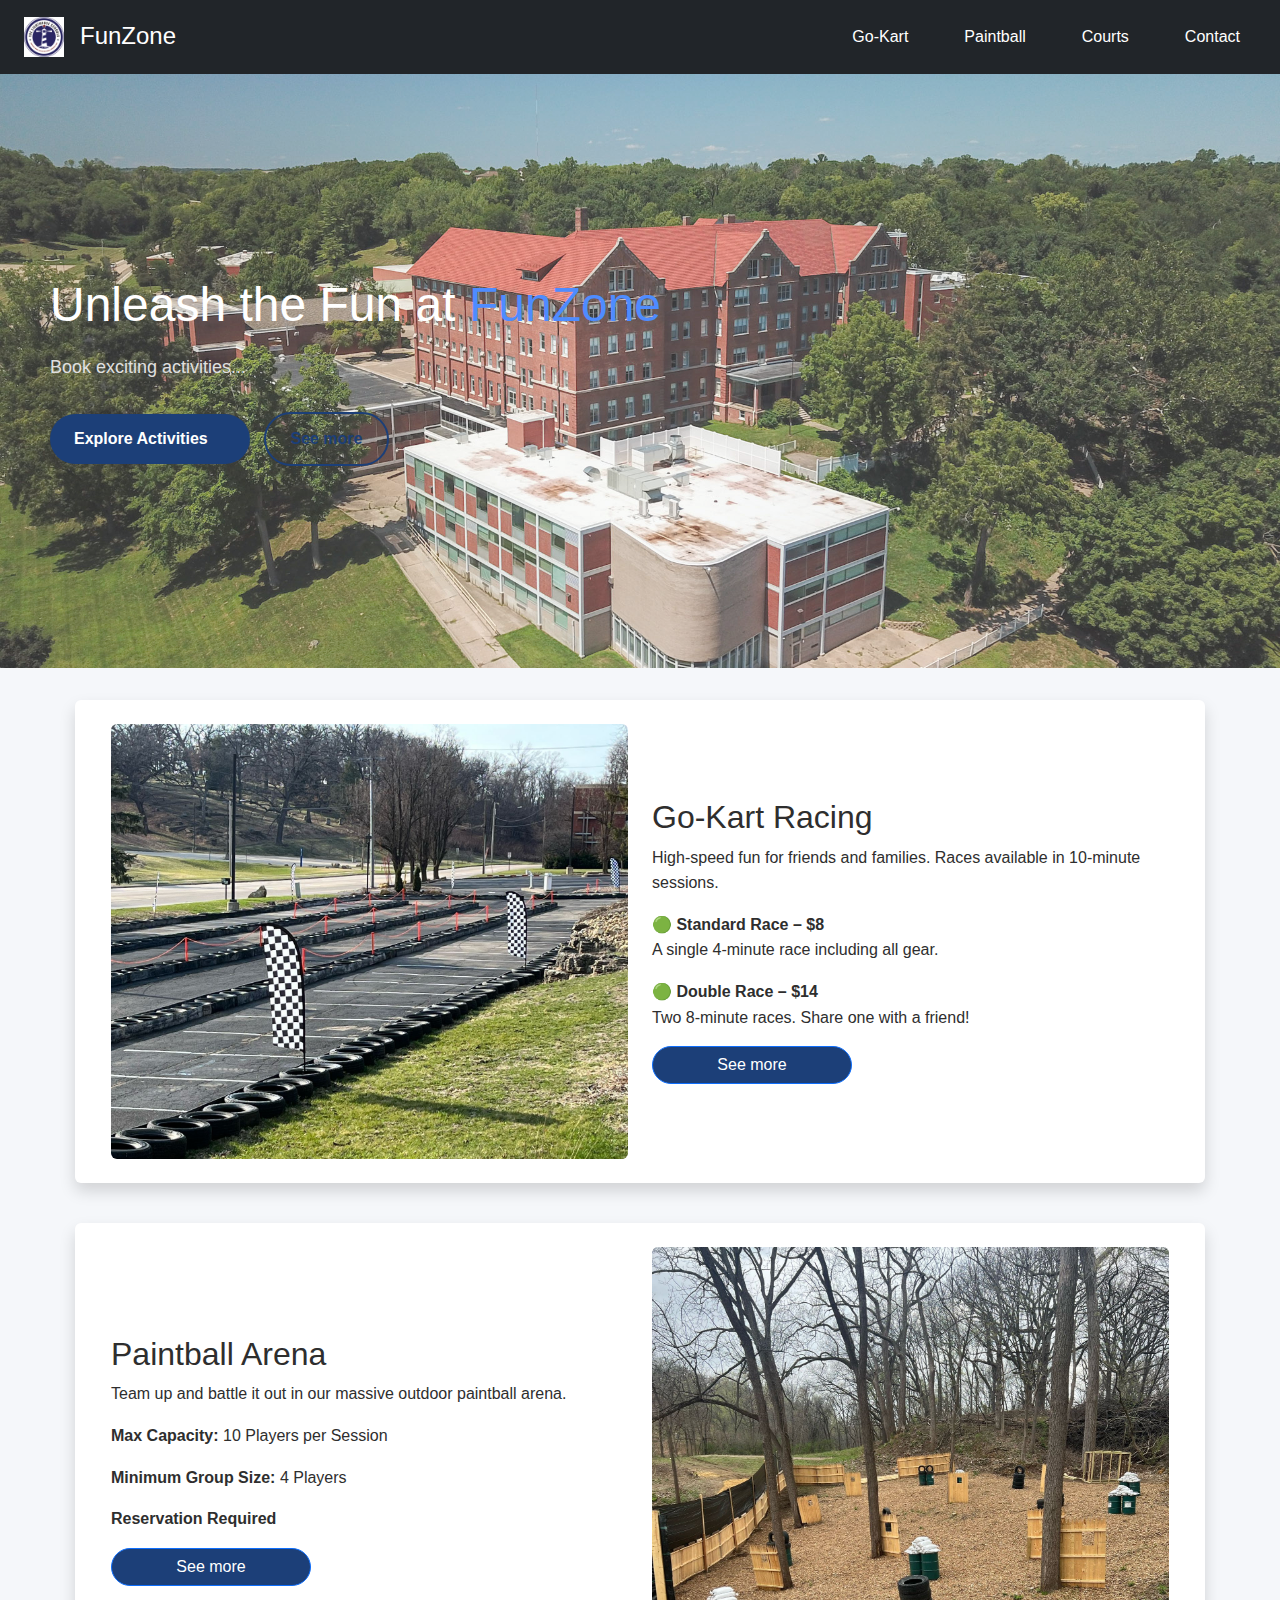
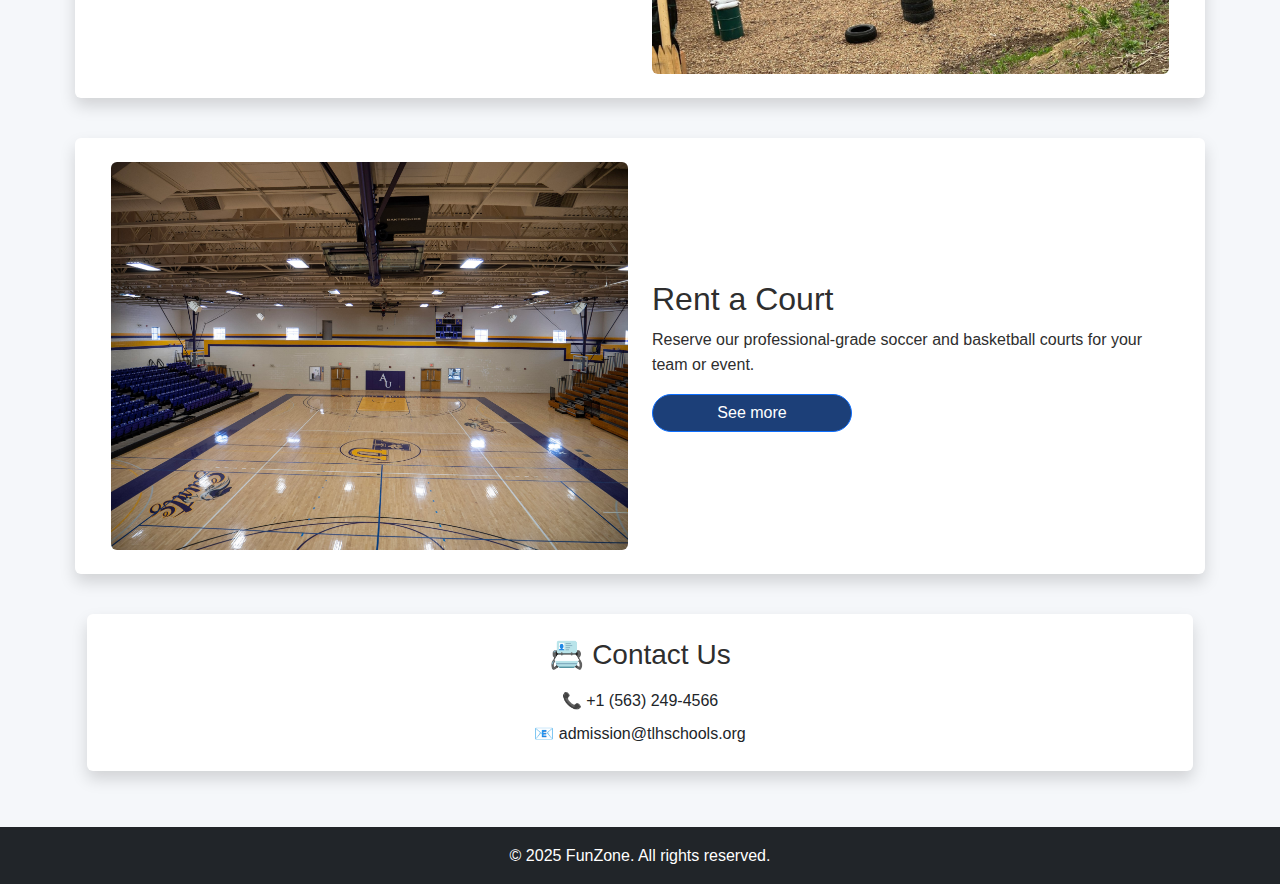
<file: index.html>
<!DOCTYPE html>
<html lang="en">
<head>
  <meta charset="UTF-8" />
  <meta name="viewport" content="width=device-width, initial-scale=1" />
  <title>FunZone Sports & Activities</title>
  <link href="https://cdn.jsdelivr.net/npm/bootstrap@5.3.3/dist/css/bootstrap.min.css" rel="stylesheet">
  <link rel="stylesheet" href="styles.css">
</head>
<body>
  <header class="bg-dark text-white py-3 px-4 d-flex justify-content-between align-items-center">
    <div class="d-flex align-items-center gap-3">
      <img src="assets/icon.jpg" alt="FunTLH Logo" width="40" height="40">
      <h1 class="h4 m-0">FunZone</h1>
    </div>
    <nav>
      <button class="navbar-toggler d-md-none" type="button" onclick="toggleMenu()">
        <span class="navbar-toggler-icon"></span>
      </button>
      <ul class="nav d-none d-md-flex" id="nav-links">
        <li class="nav-item"><a class="nav-link text-white" href="#gokart">Go-Kart</a></li>
        <li class="nav-item"><a class="nav-link text-white" href="#paintball">Paintball</a></li>
        <li class="nav-item"><a class="nav-link text-white" href="#courts">Courts</a></li>
        <li class="nav-item"><a class="nav-link text-white" href="#contact">Contact</a></li>
      </ul>
    </nav>
  </header>
  <section class="hero-section ">
  <div class="hero-container">
    <div class="hero-text">
      <h1>Unleash the Fun at <span class="highlight">FunZone</span></h1>
      <p>Book exciting activities...</p>
      <div class="hero-buttons">
        <a href="#activities" class="btn-primary">Explore Activities</a>
        <a href="#book" class="btn-secondary">See more</a>
      </div>
    </div>
  </div>
</section>

  <main class="container my-4">
    <section id="gokart" class="mb-4">
      <div class="row bg-white shadow rounded p-4 align-items-center">
        <div class="col-md-6">
          <img src="assets/gokarting.jpg" alt="Go-Kart Racing" class="img-fluid rounded">
        </div>
        <div class="col-md-6">
          <h2>Go-Kart Racing</h2>
          <p>High-speed fun for friends and families. Races available in 10-minute sessions.</p>
          <p><strong>🟢 Standard Race – $8</strong><br>A single 4-minute race including all gear.</p>
          <p><strong>🟢 Double Race – $14</strong><br>Two 8-minute races. Share one with a friend!</p>
          <button class="btn btn-primary" onclick="bookNow('Go-Kart')">See more</button>
        </div>
      </div>
    </section>

    <section id="paintball" class="mb-4">
      <div class="row bg-white shadow rounded p-4 align-items-center">
        <div class="col-md-6 order-md-2">
          <img src="assets/paintball-field.jpg" alt="Paintball Arena" class="img-fluid rounded">
        </div>
        <div class="col-md-6">
          <h2>Paintball Arena</h2>
          <p>Team up and battle it out in our massive outdoor paintball arena.</p>
          <p><strong>Max Capacity:</strong> 10 Players per Session</p>
          <p><strong>Minimum Group Size:</strong> 4 Players</p>  
          <p><strong>Reservation Required</strong></p>
          <button class="btn btn-primary" onclick="bookNow('Paintball')">See more</button>
        </div>
      </div>
    </section>

    <section id="courts" class="mb-4">
      <div class="row bg-white shadow rounded p-4 align-items-center">
        <div class="col-md-6">
          <img src="assets/gym1.jpeg" alt="Basketball Court" class="img-fluid rounded">
        </div>
        <div class="col-md-6">
          <h2>Rent a Court</h2>
          <p>Reserve our professional-grade soccer and basketball courts for your team or event.</p>
          <button class="btn btn-primary" onclick="bookNow('Court Rental')">See more</button>
        </div>
      </div>
    </section>

    <section id="contact" class="mb-5">
      <div class="bg-white shadow rounded p-4 text-center">
        <h3 class="mb-3">📇 Contact Us</h3>
        <div class="d-flex flex-column gap-2">
          <a href="tel:+15632494566" class="text-decoration-none text-dark"><span>📞</span> +1 (563) 249-4566</a>
          <a href="mailto:admission@tlhschools.org" class="text-decoration-none text-dark"><span>📧</span> admission@tlhschools.org</a>
        </div>
      </div>
    </section>
  </main>

  <footer class="bg-dark text-white text-center py-3">
    &copy; 2025 FunZone. All rights reserved.
  </footer>

  <script src="script.js"></script>
  <script src="https://cdn.jsdelivr.net/npm/bootstrap@5.3.3/dist/js/bootstrap.bundle.min.js"></script>
</body>
</html>
</file>
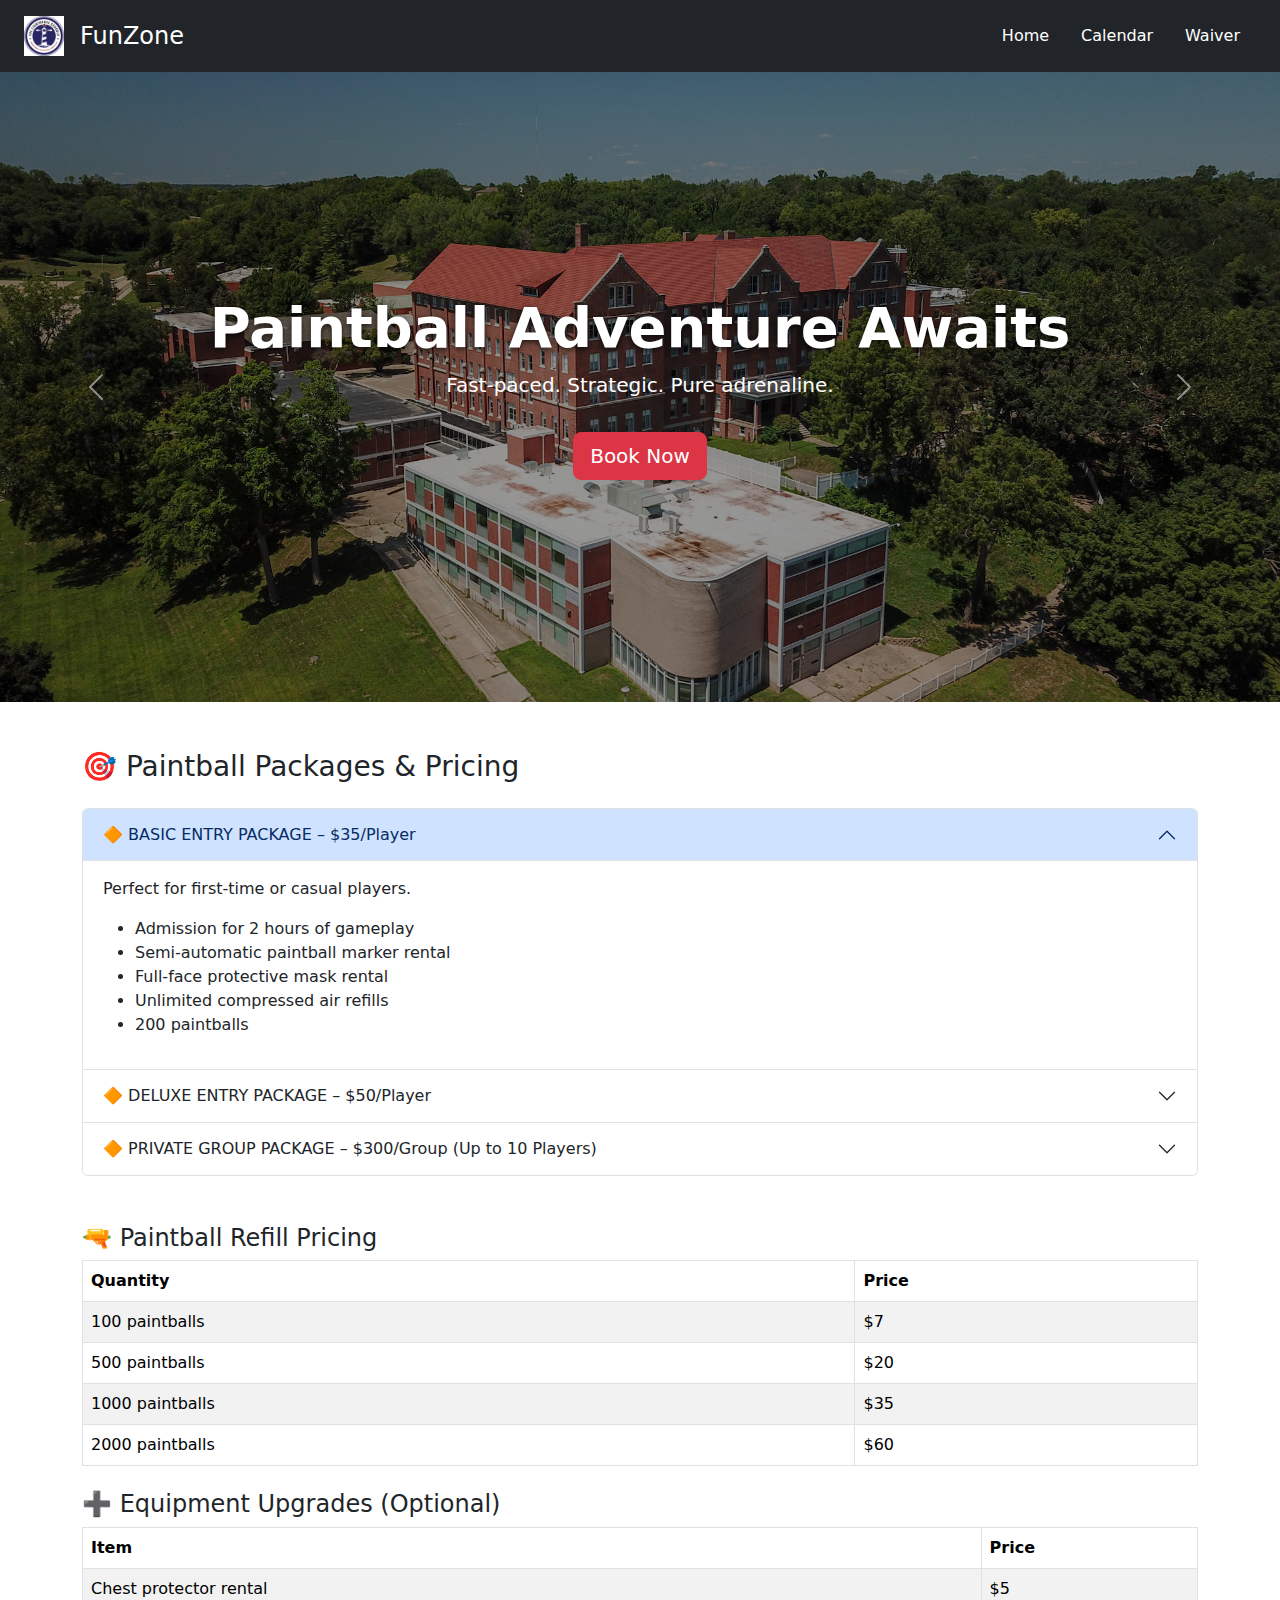
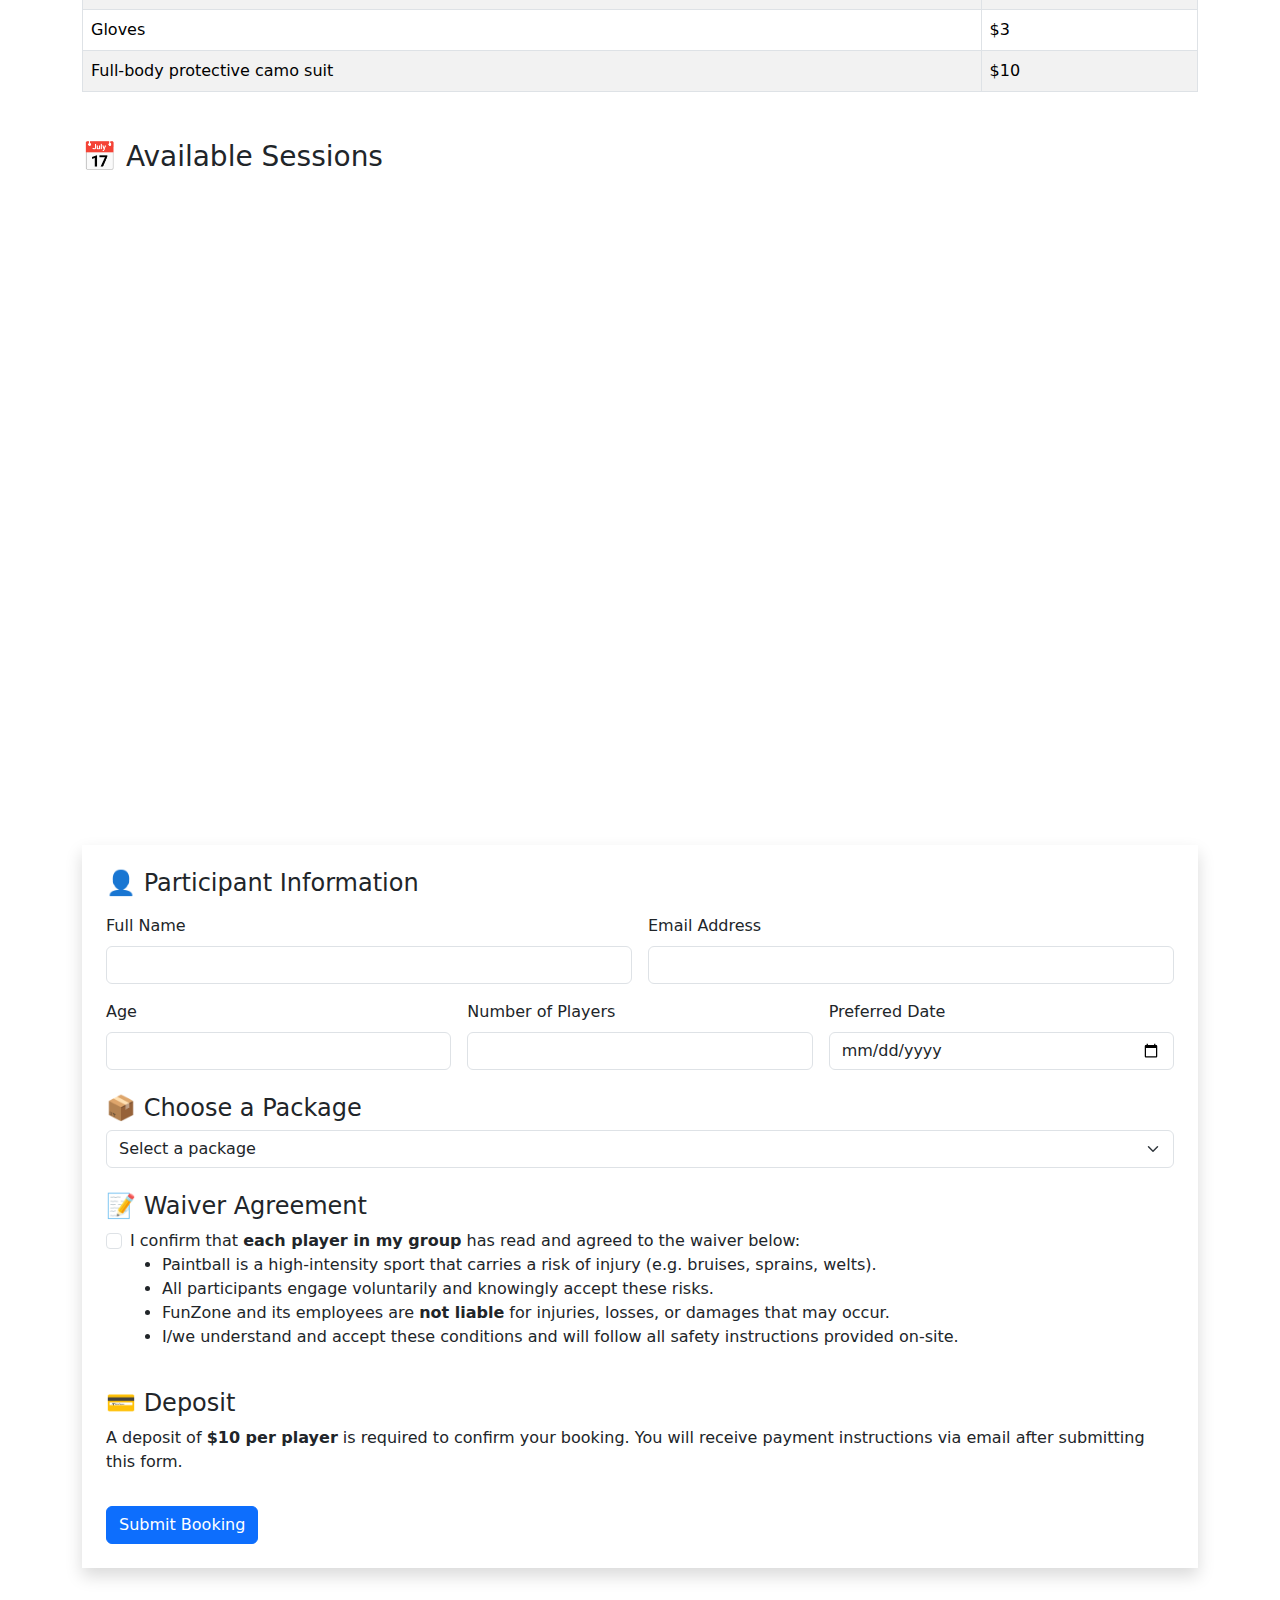
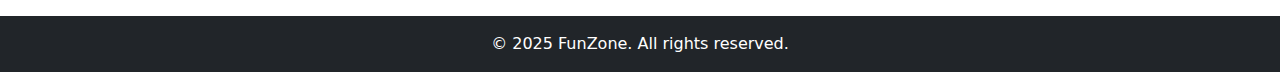
<file: paintball.html>
<!DOCTYPE html>
<html lang="en">
<head>
  <meta charset="UTF-8" />
  <meta name="viewport" content="width=device-width, initial-scale=1" />
  <title>Paintball | FunZone</title>
  <link href="https://cdn.jsdelivr.net/npm/bootstrap@5.3.3/dist/css/bootstrap.min.css" rel="stylesheet">
  <link rel="stylesheet" href="paintball-style.css">
   
</head>
<body>
  <!-- nav bar -->
  <header class="bg-dark text-white py-3 px-4 d-flex justify-content-between align-items-center">
    <div class="d-flex align-items-center gap-3">
      <img src="assets/icon.jpg" alt="FunZone Logo" width="40" height="40">
      <h1 class="h4 m-0">FunZone</h1>
    </div>
    <nav>
      <ul class="nav d-none d-md-flex" id="nav-links">
        <li class="nav-item"><a class="nav-link text-white" href="index.html">Home</a></li>
        <li class="nav-item"><a class="nav-link text-white" href="#calendar">Calendar</a></li>
        <li class="nav-item"><a class="nav-link text-white" href="#waiver">Waiver</a></li>
      </ul>
    </nav>
  </header>
  

  <!-- hero section -->
  <section id="paintballHero">
  <div id="heroCarousel" class="carousel slide carousel-fade d-flex justify-content-between" data-bs-ride="carousel">
    <div class="carousel-inner">

      <div class="carousel-item active bg-cover" style="background-image: url('assets/camping2.jpeg');">
        <div class="carousel-caption d-flex flex-column justify-content-center align-items-center h-100">
          <h1 class="display-4 fw-bold">Paintball Adventure Awaits</h1>
          <p class="lead">Fast-paced. Strategic. Pure adrenaline.</p>
          <a href="#bookingForm" class="btn btn-danger btn-lg mt-3">Book Now</a>
        </div>
      </div>

      <div class="carousel-item bg-cover" style="background-image: url('assets/paintball-field.jpg');">
        <div class="carousel-caption d-flex flex-column justify-content-center align-items-center h-100">
          <h1 class="display-4 fw-bold">Outdoor Arena Battles</h1>
          <p class="lead">Built for teams, friends, and thrill-seekers.</p>
          <a href="#bookingForm" class="btn btn-danger btn-lg mt-3">Reserve Now</a>
        </div>
      </div>

      <div class="carousel-item bg-cover" style="background-image: url('assets/gym1.jpeg');">
        <div class="carousel-caption d-flex flex-column justify-content-center align-items-center h-100">
          <h1 class="display-4 fw-bold">Gear Up and Dominate</h1>
          <p class="lead">High-energy paintball action for all ages.</p>
          <a href="#bookingForm" class="btn btn-danger btn-lg mt-3">Join the Action</a>
        </div>
      </div>

      <div class="carousel-item bg-cover" style="background-image: url('assets/gym5.jpeg');">
        <div class="carousel-caption d-flex flex-column justify-content-center align-items-center h-100">
          <h1 class="display-4 fw-bold">Your Squad vs. the World</h1>
          <p class="lead">Book private sessions for birthdays & events.</p>
          <a href="#bookingForm" class="btn btn-danger btn-lg mt-3">Let's Go!</a>
        </div>
      </div>

    </div>

    <!-- Controls -->
    <button class="carousel-control-prev" type="button" data-bs-target="#heroCarousel" data-bs-slide="prev">
      <span class="carousel-control-prev-icon"></span>
    </button>
    <button class="carousel-control-next" type="button" data-bs-target="#heroCarousel" data-bs-slide="next">
      <span class="carousel-control-next-icon"></span>
    </button>
  </div>
</section>



  <main class="container my-5">
    <!-- <section class="row bg-white shadow rounded p-4 align-items-center">
      <div class="col-md-6 order-md-2">
        <img src="assets/paintball-field.jpg" alt="Paintball Arena" class="img-fluid rounded">
      </div>
      <div class="col-md-6">
        <h2>Paintball Arena</h2>
        <p>Team up and battle it out in our massive outdoor paintball arena. Perfect for team-building and group fun!</p>
        <ul>
          <li><strong>Max Capacity:</strong> 10 Players per Session</li>
          <li><strong>Minimum Group Size:</strong> 4 Players</li>
          <li><strong>Reservation Required</strong></li>
        </ul>
        <div class="d-flex gap-2">
          <button class="btn btn-primary" data-bs-toggle="modal" data-bs-target="#waiverModal">Sign Waiver</button>
          <a href="#calendar" class="btn btn-outline-primary">See Openings</a>
        </div>
      </div>
    </section> -->

    <section class="mt-5">
      <h3 class="mb-4">🎯 Paintball Packages & Pricing</h3>

      <div class="accordion" id="paintballPackages">
        <div class="accordion-item">
          <h2 class="accordion-header" id="basicHeading">
            <button class="accordion-button" type="button" data-bs-toggle="collapse" data-bs-target="#basicPackage" aria-expanded="true">
              🔶 BASIC ENTRY PACKAGE – $35/Player
            </button>
          </h2>
          <div id="basicPackage" class="accordion-collapse collapse show" data-bs-parent="#paintballPackages">
            <div class="accordion-body">
              <p>Perfect for first-time or casual players.</p>
              <ul>
                <li>Admission for 2 hours of gameplay</li>
                <li>Semi-automatic paintball marker rental</li>
                <li>Full-face protective mask rental</li>
                <li>Unlimited compressed air refills</li>
                <li>200 paintballs</li>
              </ul>
            </div>
          </div>
        </div>

        <div class="accordion-item">
          <h2 class="accordion-header" id="deluxeHeading">
            <button class="accordion-button collapsed" type="button" data-bs-toggle="collapse" data-bs-target="#deluxePackage">
              🔶 DELUXE ENTRY PACKAGE – $50/Player
            </button>
          </h2>
          <div id="deluxePackage" class="accordion-collapse collapse" data-bs-parent="#paintballPackages">
            <div class="accordion-body">
              <p>Great for players who want to stay longer and shoot more.</p>
              <ul>
                <li>Admission for up to 4 hours of gameplay</li>
                <li>All gear included in Basic Package</li>
                <li>500 paintballs</li>
                <li>Choice of chest protector or gloves</li>
              </ul>
            </div>
          </div>
        </div>

        <div class="accordion-item">
          <h2 class="accordion-header" id="groupHeading">
            <button class="accordion-button collapsed" type="button" data-bs-toggle="collapse" data-bs-target="#groupPackage">
              🔶 PRIVATE GROUP PACKAGE – $300/Group (Up to 10 Players)
            </button>
          </h2>
          <div id="groupPackage" class="accordion-collapse collapse" data-bs-parent="#paintballPackages">
            <div class="accordion-body">
              <p>Ideal for birthdays, team-building, or family events.</p>
              <ul>
                <li>Exclusive field access for 2 hours</li>
                <li>Gear rental for all players</li>
                <li>200 paintballs per person (2000 total)</li>
              </ul>
            </div>
          </div>
        </div>
      </div>

      <h4 class="mt-5">🔫 Paintball Refill Pricing</h4>
      <table class="table table-bordered table-striped mt-2">
        <thead>
          <tr>
            <th>Quantity</th>
            <th>Price</th>
          </tr>
        </thead>
        <tbody>
          <tr><td>100 paintballs</td><td>$7</td></tr>
          <tr><td>500 paintballs</td><td>$20</td></tr>
          <tr><td>1000 paintballs</td><td>$35</td></tr>
          <tr><td>2000 paintballs</td><td>$60</td></tr>
        </tbody>
      </table>

      <h4 class="mt-4">➕ Equipment Upgrades (Optional)</h4>
      <table class="table table-bordered table-striped mt-2">
        <thead>
          <tr>
            <th>Item</th>
            <th>Price</th>
          </tr>
        </thead>
        <tbody>
          <tr><td>Chest protector rental</td><td>$5</td></tr>
          <tr><td>Gloves</td><td>$3</td></tr>
          <tr><td>Full-body protective camo suit</td><td>$10</td></tr>
        </tbody>
      </table>
    </section>

    <section id="calendar" class="mt-5">
      <h3 class="mb-3">📅 Available Sessions</h3>
      <iframe src="https://calendar.google.com/calendar/embed?src=c_f8ce034d3d858842b48710012fc426d5f0427dc2f2819a2dee98eb9f965cb3c9%40group.calendar.google.com&ctz=America%2FChicago" 
              style="border: 0" width="100%" height="600" frameborder="0" scrolling="no"></iframe>
    </section>
    <section class="mt-5">
       <!-- refgister form -->
  <form id="bookingForm" class="bg-white shadow p-4 full-width-form">
      <h4 class="mb-3">👤 Participant Information</h4>
      <div class="row g-3">
        <div class="col-md-6">
          <label for="fullName" class="form-label">Full Name</label>
          <input type="text" class="form-control" id="fullName" required>
        </div>
        <div class="col-md-6">
          <label for="email" class="form-label">Email Address</label>
          <input type="email" class="form-control" id="email" required>
        </div>
        <div class="col-md-4">
          <label for="age" class="form-label">Age</label>
          <input type="number" class="form-control" id="age" required>
        </div>
        <div class="col-md-4">
          <label for="players" class="form-label">Number of Players</label>
          <input type="number" class="form-control" id="players" min="1" max="10" required>
        </div>
        <div class="col-md-4">
          <label for="date" class="form-label">Preferred Date</label>
          <input type="date" class="form-control" id="date" required>
        </div>
      </div>

      <h4 class="mt-4">📦 Choose a Package</h4>
      <select class="form-select mb-3" id="package" required>
        <option value="" selected disabled>Select a package</option>
        <option value="basic">BASIC ENTRY PACKAGE – $35/player</option>
        <option value="deluxe">DELUXE ENTRY PACKAGE – $50/player</option>
        <option value="private">PRIVATE GROUP PACKAGE – $300 total</option>
      </select>

      <h4 class="mt-4">📝 Waiver Agreement</h4>
      <div class="form-check mb-3">
        <input type="checkbox" class="form-check-input" id="agree" required>
        <label class="form-check-label" for="agree">
          I confirm that <strong>each player in my group</strong> has read and agreed to the waiver below:
          <ul>
            <li>Paintball is a high-intensity sport that carries a risk of injury (e.g. bruises, sprains, welts).</li>
            <li>All participants engage voluntarily and knowingly accept these risks.</li>
            <li>FunZone and its employees are <strong>not liable</strong> for injuries, losses, or damages that may occur.</li>
            <li>I/we understand and accept these conditions and will follow all safety instructions provided on-site.</li>
          </ul>
        </label>
      </div>

      <h4 class="mt-4">💳 Deposit</h4>
      <p>A deposit of <strong>$10 per player</strong> is required to confirm your booking. You will receive payment instructions via email after submitting this form.</p>

      <button type="submit" class="btn btn-primary mt-3">Submit Booking</button>
    </form>
    </section>
  </main>

  <!-- Waiver Modal -->
  <div class="modal fade" id="waiverModal" tabindex="-1" aria-labelledby="waiverModalLabel" aria-hidden="true">
    <div class="modal-dialog modal-lg modal-dialog-scrollable">
      <div class="modal-content">
        <div class="modal-header">
          <h5 class="modal-title" id="waiverModalLabel">Paintball Waiver Form</h5>
          <button type="button" class="btn-close" data-bs-dismiss="modal" aria-label="Close"></button>
        </div>
        <form id="waiverForm">
          <div class="modal-body">
            <div class="mb-3">
              <label for="fullName" class="form-label">Full Name</label>
              <input type="text" class="form-control" id="fullName" required>
            </div>
            <div class="mb-3">
              <label for="email" class="form-label">Email Address</label>
              <input type="email" class="form-control" id="email" required>
            </div>
            <div class="mb-3">
              <label for="age" class="form-label">Age</label>
              <input type="number" class="form-control" id="age" required>
            </div>
            <div class="mb-3 form-check">
              <input type="checkbox" class="form-check-input" id="agree" required>
              <label class="form-check-label" for="agree">
                I agree to the terms and safety rules of the paintball activity.
              </label>
            </div>
          </div>
          <div class="modal-footer">
            <button type="submit" class="btn btn-primary">Submit Waiver</button>
            <button type="button" class="btn btn-secondary" data-bs-dismiss="modal">Cancel</button>
          </div>
        </form>
      </div>
    </div>
  </div>

 


  <footer class="bg-dark text-white text-center py-3 mt-5">
    &copy; 2025 FunZone. All rights reserved.
  </footer>

  <script src="script.js"></script>
  <script src="https://cdn.jsdelivr.net/npm/bootstrap@5.3.3/dist/js/bootstrap.bundle.min.js"></script>
  <script>
    document.getElementById('waiverForm').addEventListener('submit', function(e) {
      e.preventDefault();
      alert('Waiver submitted! Thank you.');
      const modal = bootstrap.Modal.getInstance(document.getElementById('waiverModal'));
      modal.hide();
      this.reset();
    });
  </script>
</body>
</html>
</file>
<file: styles.css>
:root {
    --primary: #0d1b2a;
    --accent: #e20505;
    --background: #f5f7fa;
    --text: #2e2e2e;
    --card-bg: white;
}

* {
    margin: 0;
    padding: 0;
    box-sizing: border-box;
}

html {
    scroll-behavior: smooth;
}

body {
    font-family: 'Poppins', sans-serif;
    background-color: var(--background);
    color: var(--text);
    line-height: 1.6;
}

header {
    background: var(--primary);
    color: white;
    padding: 1.5rem 2rem;
    display: flex;
    justify-content: space-between;
    align-items: center;
}

.logo {
    display: flex;
    align-items: center;
    gap: 0.75rem;
}

.logo img {
    width: 40px;
    height: 40px;
}

header h1 {
    font-size: 2rem;
}

nav ul {
    list-style: none;
    display: flex;
    gap: 1.5rem;
}

nav a {
    color: white;
    text-decoration: none;
    font-weight: 600;
    position: relative;
}

nav a::after {
    content: '';
    position: absolute;
    width: 0;
    height: 2px;
    background: var(--accent);
    left: 0;
    bottom: -4px;
    transition: 0.3s;
}

nav a:hover::after {
    width: 100%;
}

section {
    padding: 0.5rem 5px; 
    margin: auto;
}

.card {
    display: flex;
    flex-direction: row;
    justify-content: space-around;
    background: var(--card-bg);
    padding: 1rem;
    border-radius: 1rem;
    box-shadow: 0 4px 12px rgba(0, 0, 0, 0.1);
    margin-bottom: 1rem;
    text-align: center;
    flex-wrap: wrap;
}

.card .column {
    flex: 1;
    padding: 10px;
}

.card img {
    max-width: 100%;
    border-radius: 0.75rem;
    margin: 1rem 0;
    height: auto;
    display: block;
}

form {
    display: flex;
    flex-direction: column;
    gap: 1rem;
    max-width: 600px;
    margin: auto;
}

input, textarea {
    padding: 1rem;
    border: 1px solid #ccc;
    border-radius: 8px;
    font-size: 1rem;
    width: 100%;
}

footer {
    background: var(--primary);
    color: white;
    text-align: center;
    padding: 2rem 1rem;
}

.hero-section {
    position: relative;
    width: 100vw; 
    display: flex;
    align-items: center;
    padding: 60px 50px;
    color: #f0f0f0;
    overflow: hidden;
    height: 66vh;
}

.hero-section::before {
    content: "";
    position: absolute;
    top: 0;
    left: 0;
    height: 100%;
    width: 100%;
    background: url('assets/camping2.jpeg') no-repeat center center/cover;
    opacity: 0.8;
    z-index: -1;
}

.hero-container {
    position: relative; 
    z-index: 1;
    width: 100%; 
    margin: 0 auto;
    display: flex;
    flex-direction: row;
    justify-content: space-between;
    align-items: center;
    gap: 40px;
    flex-wrap: wrap;
}

.hero-text {
    flex: 1 1 500px;
}

.hero-text h1 {
    font-size: 48px;
    color: #ffffff;
    margin-bottom: 20px;
}

.hero-text .highlight {
    color: #4e8cff;
}

.hero-text p {
    font-size: 18px;
    color: #e0e0e0;
    margin-bottom: 30px;
}

.hero-buttons a {
    display: inline-block;
    padding: 12px 24px;
    margin-right: 10px;
    border-radius: 30px;
    text-decoration: none;
    font-weight: bold;
    transition: background 0.3s ease;
}

button {
    background: var(--primary);
    color: white;
    padding: 0.8rem 1.6rem;
    border: none;
    border-radius: 10px;
    font-size: 1rem;
    cursor: pointer;
    transition: background 0.3s ease;
}

.btn-primary {
    background: #1c3f78;
    margin: 0px auto;
    width: 200px;
    border-radius: 30px;
    color: #ffffff;
}

.btn-primary:hover {
    background: #16335f;
}

.btn-secondary {
    color: #1c3f78;
    border: 2px solid #1c3f78;
}

.btn-secondary:hover {
    background: #1c3f78;
    color: #ffffff;
}

.contact-card {
    background: white;
    border-radius: 20px;
    box-shadow: 0 8px 24px rgba(0, 0, 0, 0.1);
    padding: 30px 35px;
    width: 100%;
    margin: 0 20px;
    transition: transform 0.3s ease;
}

.contact-card:hover {
    transform: scale(1.02);
}

.contact-title {
    font-size: 1.8rem;
    font-weight: 600;
    color: #0a1f44;
    margin-bottom: 20px;
}

.contact-info {
    display: flex;
    flex-direction: column;
    gap: 15px;
    font-size: 1rem;
}

.contact-info a {
    color: #0a1f44;
    text-decoration: none;
    display: flex;
    align-items: center;
    gap: 10px;
    transition: color 0.2s;
}

.contact-info a:hover {
    color: #ff5722;
}

.contact-info span {
    font-size: 1.2rem;
}

@media (max-width: 768px) {
    header {
        flex-direction: column;
        align-items: flex-start;
        gap: 1rem;
    }

    nav ul {
        flex-direction: column;
        gap: 0.5rem;
    }

    .hero-container {
        flex-direction: column;
        align-items: flex-start;
        gap: 1.5rem;
        padding: 30px 20px;
    }
    .hero-section {
    height: auto;
    padding: 40px 20px;
  }

  .hero-container {
    flex-direction: column;
    align-items: center;
    text-align: center;
  }

  .hero-text h1 {
    font-size: 2rem;
    line-height: 1.3;
  }

  .hero-text p {
    font-size: 1rem;
    margin-bottom: 20px;
  }

  .hero-buttons {
    display: flex;
    flex-direction: column;
    gap: 10px;
  }

  .hero-buttons a {
    width: 100%;
    text-align: center;
  }

    .hero-text h1 {
        font-size: 2rem;
    }

    .hero-text p {
        font-size: 1rem;
    }

    .card {
        flex-direction: column;
        padding: 1rem;
    }

    .btn-primary, .btn-secondary {
        width: 100%;
        text-align: center;
        margin: 0.5rem 0;
    }

    .contact-card {
        padding: 20px;
        margin: 1rem 10px;
    }

    .contact-title {
        font-size: 1.5rem;
    }

    .contact-info {
        font-size: 0.95rem;
    }
}


    nav ul {
      list-style: none;
      display: flex;
      gap: 1.5rem;
    }

    nav a {
      color: white;
      text-decoration: none;
      font-weight: 600;
    }

    .burger {
      display: none;
      flex-direction: column;
      cursor: pointer;
    }

    .burger span {
      height: 3px;
      width: 25px;
      background: white;
      margin: 4px 0;
      transition: 0.3s;
    }

    /* @media (max-width: 768px) {
      nav ul {
        flex-direction: column;
        position: absolute;
        top: 70px;
        right: 0;
        background: #0d1b2a;
        width: 100%;
        display: none;
        text-align: center;
        padding: 1rem 0;
      }

      nav ul.active {
        display: flex;
      }

      .burger {
        display: flex;
      }
    } */
    
@media (max-width: 768px) {
    header {
        flex-direction: column;
        align-items: flex-start;
        gap: 1rem;
    }

    nav ul {
        flex-direction: column;
        position: absolute;
        top: 70px;
        right: 0;
        background: #0d1b2a;
        width: 100%;
        display: none;
        text-align: center;
        padding: 1rem 0;
    }

    nav ul.active {
        display: flex;
    }

    .burger {
        display: flex;
    }

    .hero-section {
        height: auto;
        padding: 40px 20px;
        margin-top: 80px;
        box-sizing: border-box;
    }

    .hero-container {
        flex-direction: column;
        align-items: center;
        text-align: center;
        gap: 1.5rem;
        padding: 30px 20px;
    }

    .hero-text h1 {
        font-size: 2rem;
        line-height: 1.3;
    }

    .hero-text p {
        font-size: 1rem;
        margin-bottom: 20px;
    }

    .hero-buttons {
        display: flex;
        flex-direction: column;
        gap: 10px;
    }

    .hero-buttons a {
        width: 100%;
        text-align: center;
    }

    .card {
        flex-direction: column;
        padding: 1rem;
    }

    .btn-primary, .btn-secondary {
        width: 100%;
        text-align: center;
        margin: 0.5rem 0;
    }

    .contact-card {
        padding: 20px;
        margin: 1rem 10px;
    }

    .contact-title {
        font-size: 1.5rem;
    }

    .contact-info {
        font-size: 0.95rem;
    }
}
</file>
<file: paintball-style.css>
#paintballHero .carousel-item {
  height: 70vh;
  background-size: cover;
  background-position: center;
  position: relative;
}

#paintballHero .carousel-caption {
  position: absolute;
  top: 0;
  left: 0;
  right: 0;
  bottom: 0;
  display: flex;
  flex-direction: column;
  justify-content: center;
  align-items: center;
  text-align: center;
  background: rgba(0, 0, 0, 0.4); /* Optional dark overlay */
  padding: 2rem;
}

#paintballHero .carousel-caption h1 {
  text-shadow: 0 2px 6px rgba(0,0,0,0.75);
}

@media (max-width: 768px) {
  #paintballHero .carousel-caption h1 {
    font-size: 2rem;
  }
  #paintballHero .carousel-caption p {
    font-size: 1rem;
  }
}
</file>
